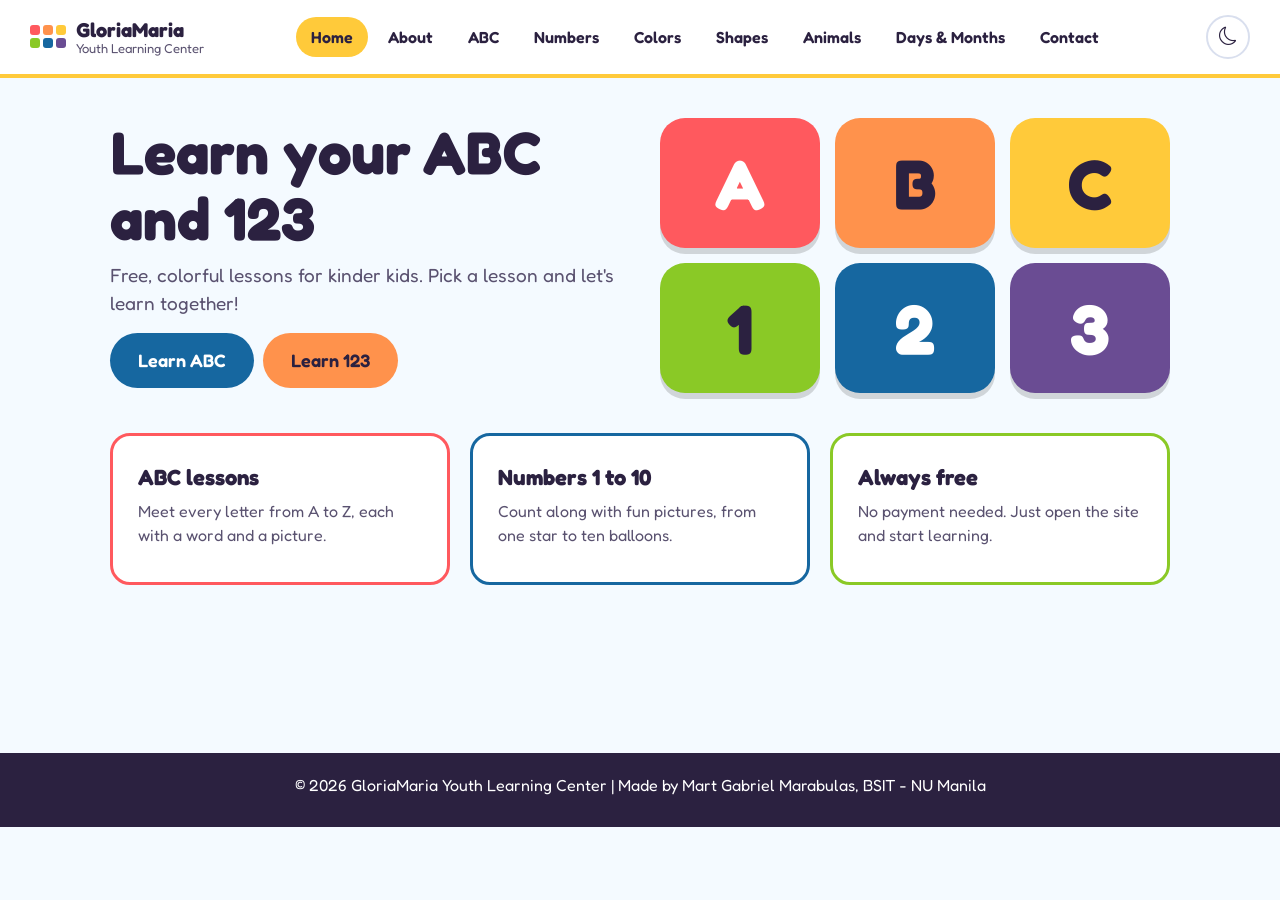
<file: gloriamaria-learning-center/index.html>
<!DOCTYPE html>
<html lang="en">
<head>
  <meta charset="UTF-8">

  <meta name="viewport" content="width=device-width, initial-scale=1.0">
  <title>Home - GloriaMaria Youth Learning Center</title>


  <link href="https://fonts.googleapis.com/css2?family=Fredoka:wght@400;600;700&display=swap" rel="stylesheet">

  <link rel="stylesheet" href="https://cdn.jsdelivr.net/npm/bootstrap-icons@1.11.3/font/bootstrap-icons.min.css">
 
  <link rel="stylesheet" href="css/style.css">
</head>
<body>

  <!-- ===== NAVIGATION BAR ===== -->
  <header>
    <a href="index.html" class="logo">
      <div class="logo-boxes">
        <span class="red"></span><span class="orange"></span><span class="yellow"></span>
        <span class="green"></span><span class="blue"></span><span class="purple"></span>
      </div>
      <div class="logo-name">
        GloriaMaria
        <small>Youth Learning Center</small>
      </div>
    </a>

    <nav id="navLinks">
      <a href="index.html" class="active">Home</a>
      <a href="about.html">About</a>
      <a href="abc.html">ABC</a>
      <a href="numbers.html">Numbers</a>
      <a href="colors.html">Colors</a>
      <a href="shapes.html">Shapes</a>
      <a href="animals.html">Animals</a>
      <a href="days.html">Days &amp; Months</a>
      <a href="contact.html">Contact</a>
    </nav>

    <div class="header-buttons">
      <button id="themeBtn" class="round-btn" title="Dark mode"><i class="bi bi-moon"></i></button>
      <button id="menuBtn" class="round-btn" title="Menu"><i class="bi bi-list"></i></button>
    </div>
  </header>

  <!-- ===== MAIN CONTENT ===== -->
  <main>

    <section class="hero">
      <div>

        <h1>Learn your ABC and 123</h1>
        <p class="subtitle">Free, colorful lessons for kinder kids. Pick a lesson and let's learn together!</p>
        <a href="abc.html" class="btn btn-blue">Learn ABC</a>
        <a href="numbers.html" class="btn btn-orange">Learn 123</a>
      </div>

      <!-- Rainbow tiles -->
      <div class="tiles">
        <div class="tile red">A</div>
        <div class="tile orange">B</div>
        <div class="tile yellow">C</div>
        <div class="tile green">1</div>
        <div class="tile blue">2</div>
        <div class="tile purple">3</div>
      </div>
    </section>

    <section class="card-row">
      <div class="card border-red">
        <h3>ABC lessons</h3>
        <p>Meet every letter from A to Z, each with a word and a picture.</p>
      </div>
      <div class="card border-blue">
        <h3>Numbers 1 to 10</h3>
        <p>Count along with fun pictures, from one star to ten balloons.</p>
      </div>
      <div class="card border-green">
        <h3>Always free</h3>
        <p>No payment needed. Just open the site and start learning.</p>
      </div>
    </section>
  </main>

  <!-- ===== FOOTER ===== -->
  <footer>
    <p>&copy; 2026 GloriaMaria Youth Learning Center | Made by Mart Gabriel Marabulas, BSIT - NU Manila</p>
  </footer>

  <!-- JavaScript -->
  <script src="js/script.js"></script>
</body>
</html>
</file>
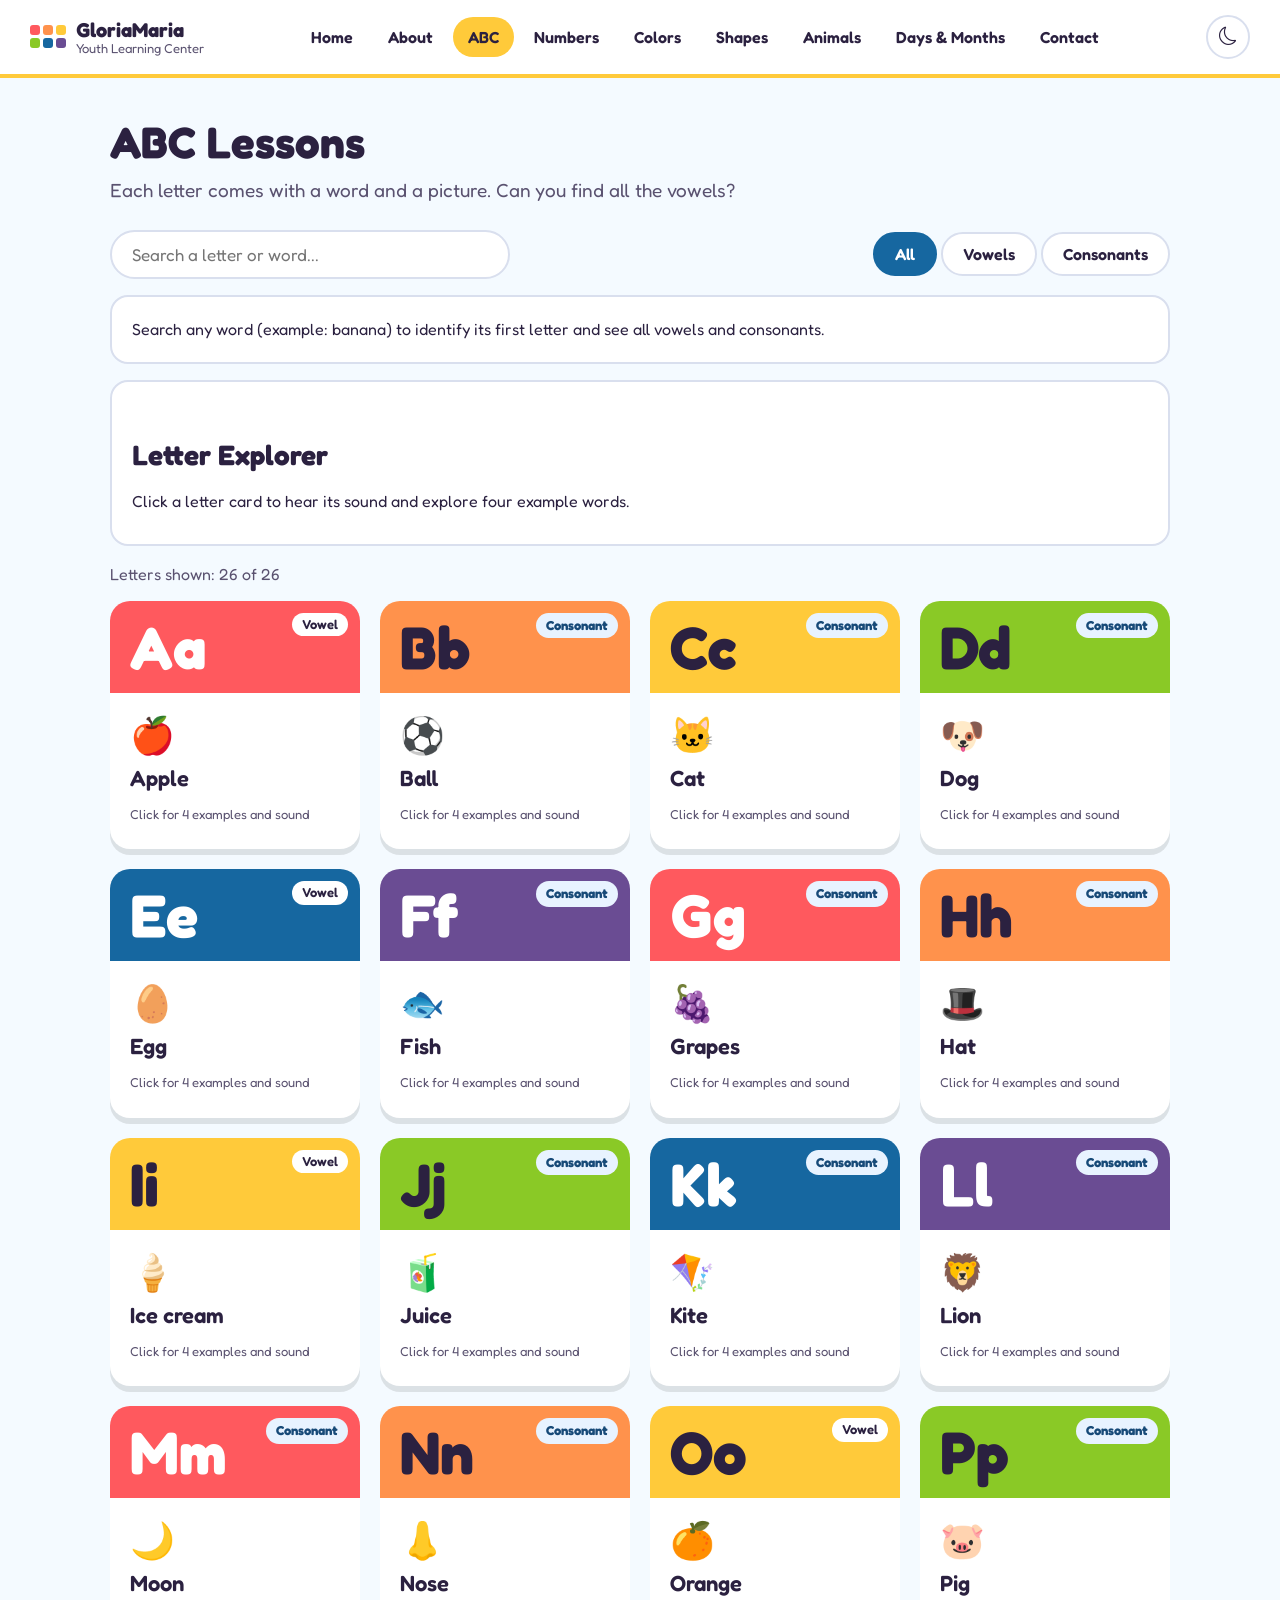
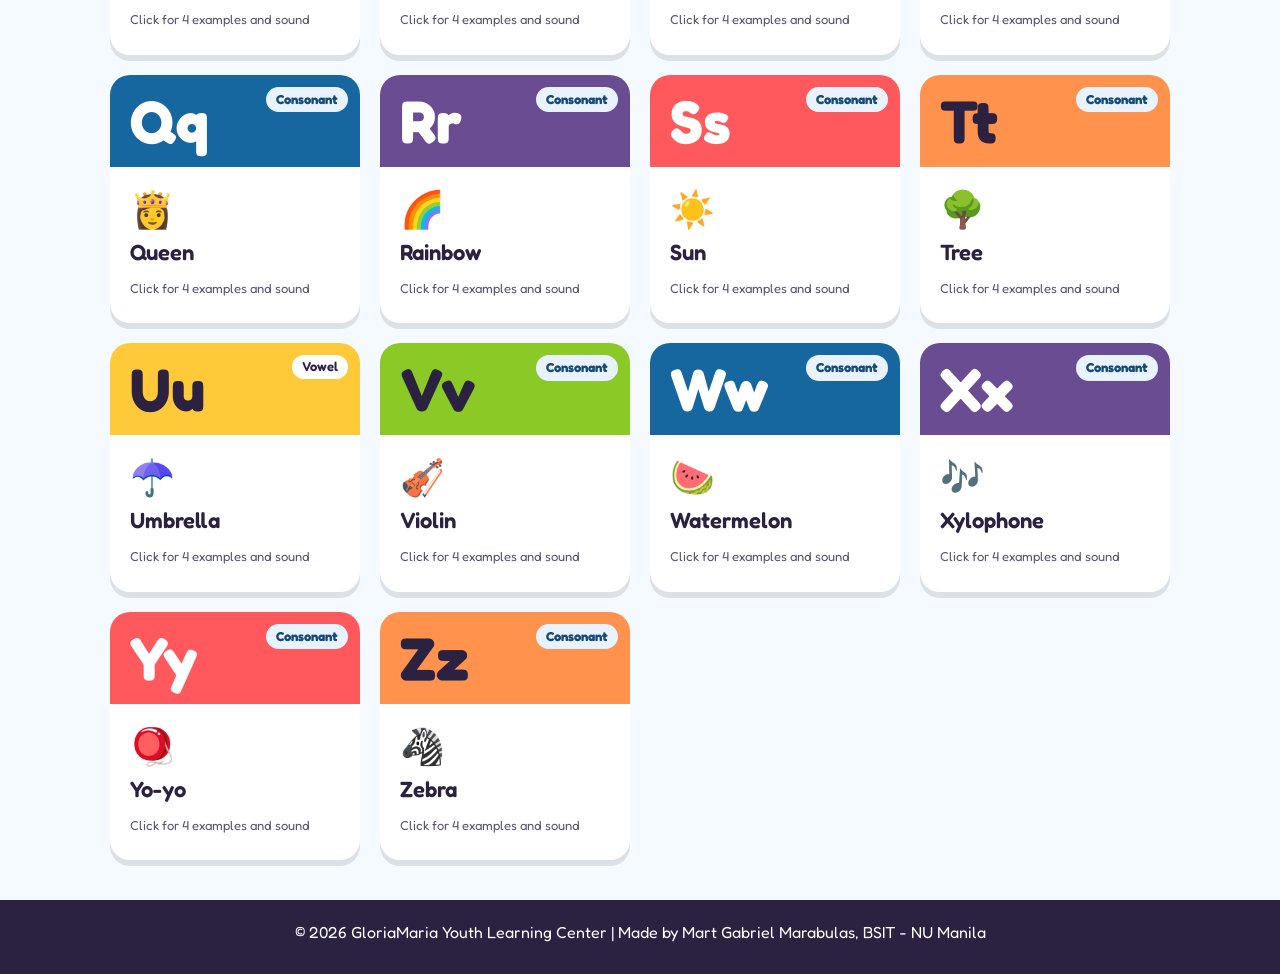
<file: gloriamaria-learning-center/abc.html>
<!DOCTYPE html>
<html lang="en">
<head>
  <meta charset="UTF-8">
 
  <meta name="viewport" content="width=device-width, initial-scale=1.0">
  <title>ABC - GloriaMaria Youth Learning Center</title>

  
  <link href="https://fonts.googleapis.com/css2?family=Fredoka:wght@400;600;700&display=swap" rel="stylesheet">

  <link rel="stylesheet" href="https://cdn.jsdelivr.net/npm/bootstrap-icons@1.11.3/font/bootstrap-icons.min.css">

  <link rel="stylesheet" href="css/style.css">
</head>
<body>

  <!-- ===== NAVIGATION BAR ===== -->
  <header>
    <a href="index.html" class="logo">
      <div class="logo-boxes">
        <span class="red"></span><span class="orange"></span><span class="yellow"></span>
        <span class="green"></span><span class="blue"></span><span class="purple"></span>
      </div>
      <div class="logo-name">
        GloriaMaria
        <small>Youth Learning Center</small>
      </div>
    </a>

    <nav id="navLinks">
      <a href="index.html">Home</a>
      <a href="about.html">About</a>
      <a href="abc.html" class="active">ABC</a>
      <a href="numbers.html">Numbers</a>
      <a href="colors.html">Colors</a>
      <a href="shapes.html">Shapes</a>
      <a href="animals.html">Animals</a>
      <a href="days.html">Days &amp; Months</a>
      <a href="contact.html">Contact</a>
    </nav>

    <div class="header-buttons">
      <button id="themeBtn" class="round-btn" title="Dark mode"><i class="bi bi-moon"></i></button>
      <button id="menuBtn" class="round-btn" title="Menu"><i class="bi bi-list"></i></button>
    </div>
  </header>

  <!-- ===== MAIN CONTENT ===== -->
  <main>

    <h1>ABC Lessons</h1>
    <p class="subtitle">Each letter comes with a word and a picture. Can you find all the vowels?</p>

    <!-- SEARCH at FILTER -->
    <div class="toolbar">
      <input type="text" id="searchInput" placeholder="Search a letter or word...">
      <div>
        <button class="filter-btn active" data-filter="all">All</button>
        <button class="filter-btn" data-filter="vowel">Vowels</button>
        <button class="filter-btn" data-filter="consonant">Consonants</button>
      </div>
    </div>

    <div id="searchResult" class="search-result" aria-live="polite">Search any word to identify its first letter and find its vowels and consonants.</div>
    <div id="exampleDetails" class="example-details" aria-live="polite"><h2>Letter Explorer</h2><p>Click a letter card to hear its sound and explore four example words.</p></div>
    <p id="countText"></p>

   
    <div class="lesson-grid" id="letterList">
      <p>Loading letters...</p>
    </div>
  </main>

  <!-- ===== FOOTER ===== -->
  <footer>
    <p>&copy; 2026 GloriaMaria Youth Learning Center | Made by Mart Gabriel Marabulas, BSIT - NU Manila</p>
  </footer>

  <!-- JavaScript -->
  <script src="js/script.js"></script>
  <script src="js/abc.js"></script>
</body>
</html>
</file>
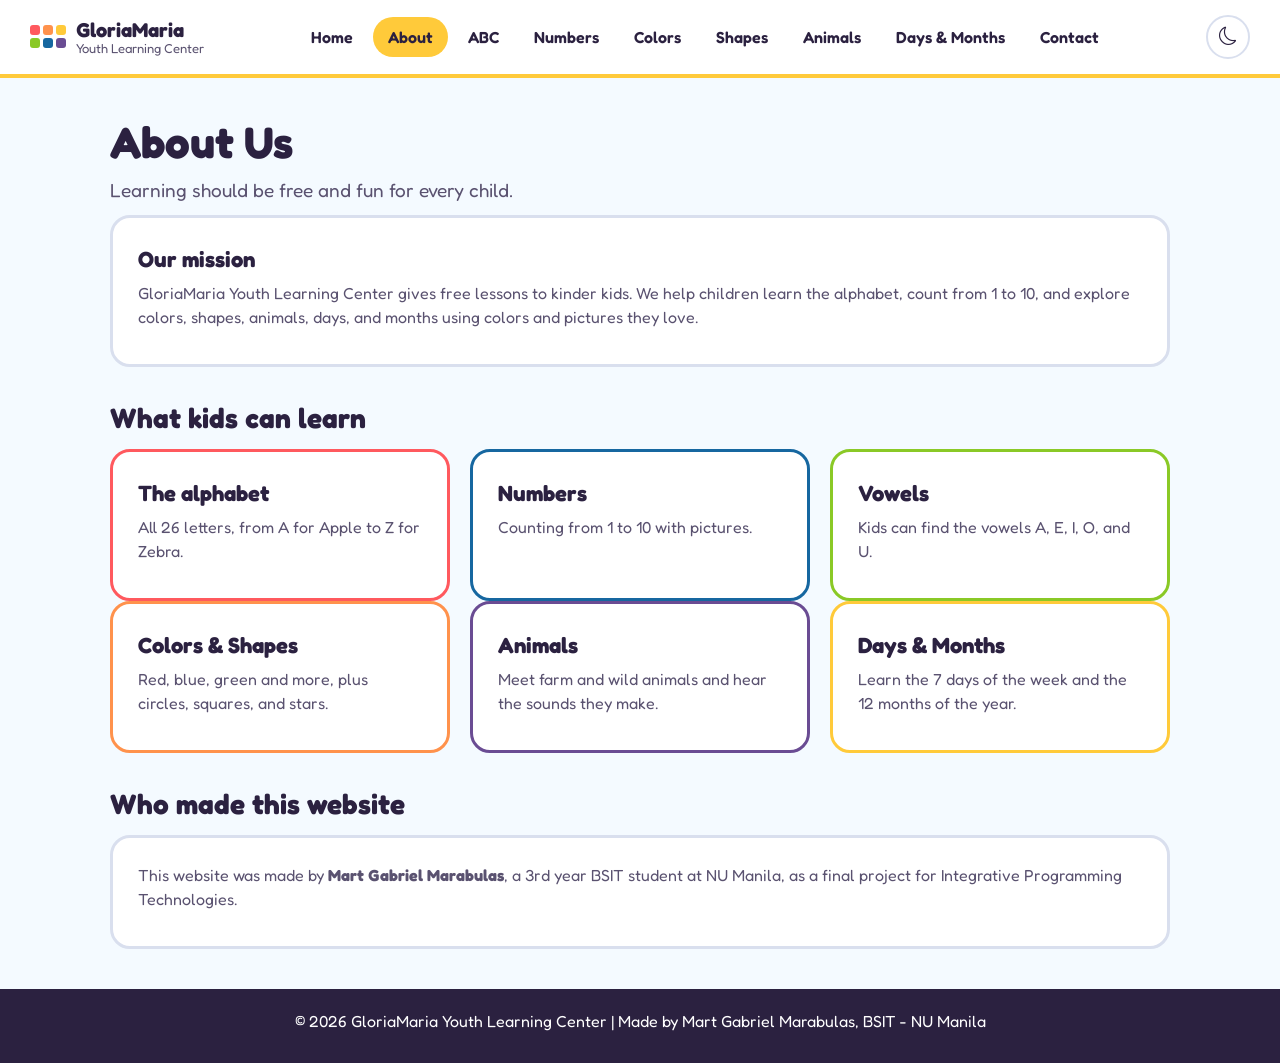
<file: gloriamaria-learning-center/about.html>
<!DOCTYPE html>
<html lang="en">
<head>
  <meta charset="UTF-8">

  <meta name="viewport" content="width=device-width, initial-scale=1.0">
  <title>About - GloriaMaria Youth Learning Center</title>


  <link href="https://fonts.googleapis.com/css2?family=Fredoka:wght@400;600;700&display=swap" rel="stylesheet">

  <link rel="stylesheet" href="https://cdn.jsdelivr.net/npm/bootstrap-icons@1.11.3/font/bootstrap-icons.min.css">

  <link rel="stylesheet" href="css/style.css">
</head>
<body>

  <!-- ===== NAVIGATION BAR ===== -->
  <header>
    <a href="index.html" class="logo">
      <div class="logo-boxes">
        <span class="red"></span><span class="orange"></span><span class="yellow"></span>
        <span class="green"></span><span class="blue"></span><span class="purple"></span>
      </div>
      <div class="logo-name">
        GloriaMaria
        <small>Youth Learning Center</small>
      </div>
    </a>

    <nav id="navLinks">
      <a href="index.html">Home</a>
      <a href="about.html" class="active">About</a>
      <a href="abc.html">ABC</a>
      <a href="numbers.html">Numbers</a>
      <a href="colors.html">Colors</a>
      <a href="shapes.html">Shapes</a>
      <a href="animals.html">Animals</a>
      <a href="days.html">Days &amp; Months</a>
      <a href="contact.html">Contact</a>
    </nav>

    <div class="header-buttons">
      <button id="themeBtn" class="round-btn" title="Dark mode"><i class="bi bi-moon"></i></button>
      <button id="menuBtn" class="round-btn" title="Menu"><i class="bi bi-list"></i></button>
    </div>
  </header>

  <!-- ===== MAIN CONTENT ===== -->
  <main>

    <h1>About Us</h1>
    <p class="subtitle">Learning should be free and fun for every child.</p>

    <div class="card">
      <h3>Our mission</h3>
      <p>
        GloriaMaria Youth Learning Center gives free lessons to kinder kids.
        We help children learn the alphabet, count from 1 to 10, and explore colors, shapes, animals, days, and months using
        colors and pictures they love.
      </p>
    </div>

    <h2>What kids can learn</h2>
    <div class="card-row">
      <div class="card border-red">
        <h3>The alphabet</h3>
        <p>All 26 letters, from A for Apple to Z for Zebra.</p>
      </div>
      <div class="card border-blue">
        <h3>Numbers</h3>
        <p>Counting from 1 to 10 with pictures.</p>
      </div>
      <div class="card border-green">
        <h3>Vowels</h3>
        <p>Kids can find the vowels A, E, I, O, and U.</p>
      </div>
    </div>

    <div class="card-row">
      <div class="card border-orange">
        <h3>Colors &amp; Shapes</h3>
        <p>Red, blue, green and more, plus circles, squares, and stars.</p>
      </div>
      <div class="card border-purple">
        <h3>Animals</h3>
        <p>Meet farm and wild animals and hear the sounds they make.</p>
      </div>
      <div class="card border-yellow">
        <h3>Days &amp; Months</h3>
        <p>Learn the 7 days of the week and the 12 months of the year.</p>
      </div>
    </div>

    <h2>Who made this website</h2>
    <div class="card">
     
      <p>
        This website was made by <b>Mart Gabriel Marabulas</b>, a 3rd year BSIT student
        at NU Manila, as a final project for Integrative Programming Technologies.
      </p>
    </div>
  </main>

  <!-- ===== FOOTER ===== -->
  <footer>
    <p>&copy; 2026 GloriaMaria Youth Learning Center | Made by Mart Gabriel Marabulas, BSIT - NU Manila</p>
  </footer>

  <!-- JavaScript -->
  <script src="js/script.js"></script>
</body>
</html>
</file>
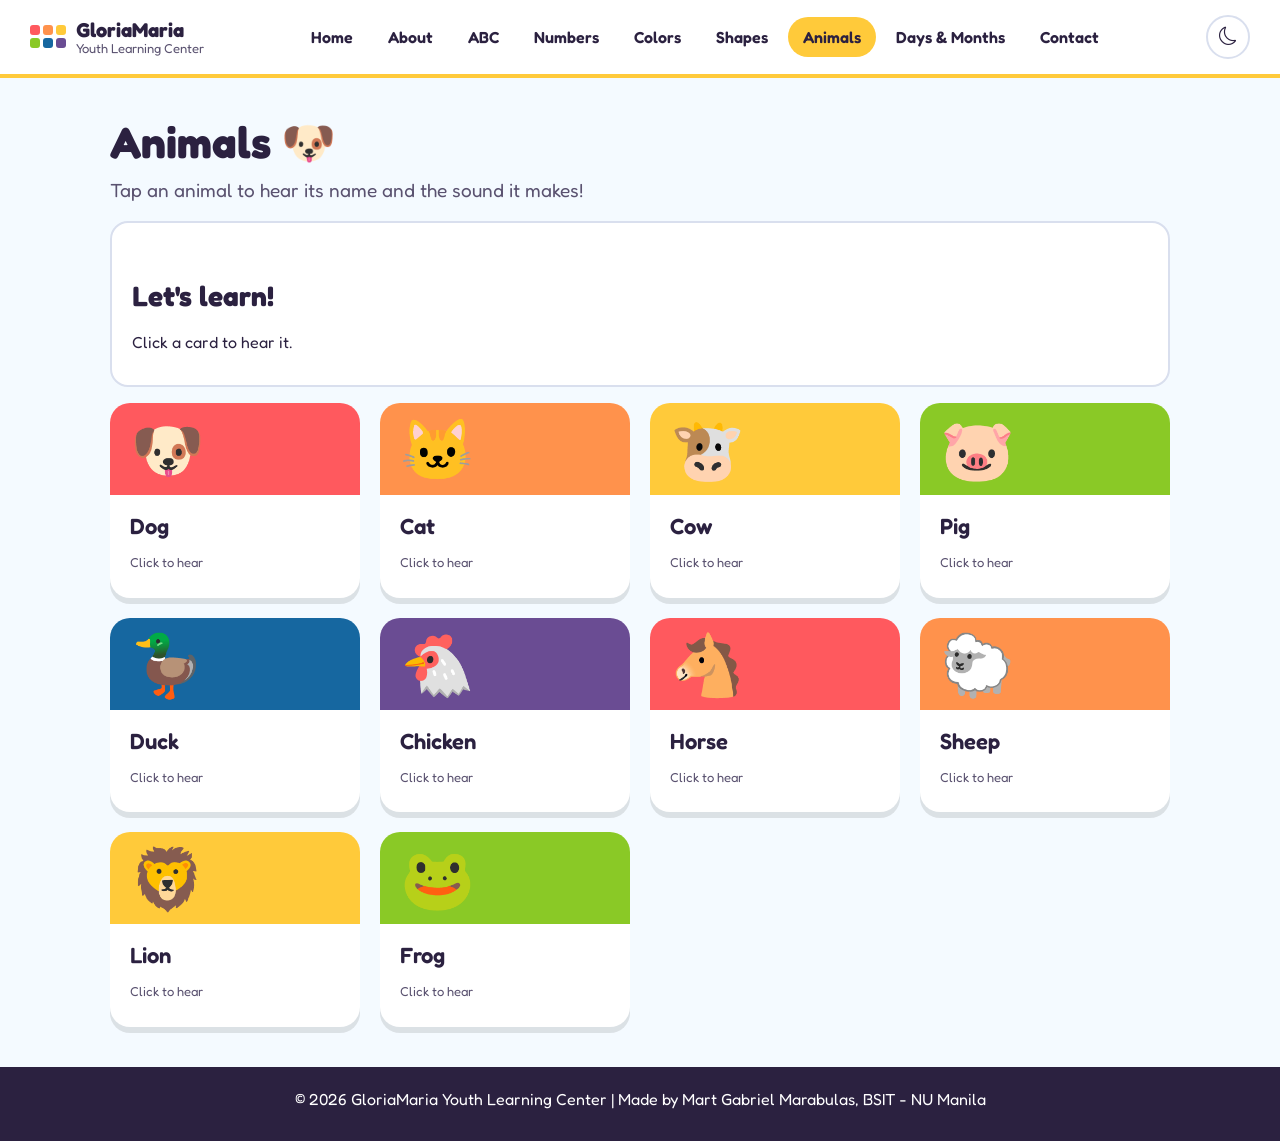
<file: gloriamaria-learning-center/animals.html>
<!DOCTYPE html>
<html lang="en">
<head>
  <meta charset="UTF-8">

  <meta name="viewport" content="width=device-width, initial-scale=1.0">
  <title>Animals - GloriaMaria Youth Learning Center</title>


  <link href="https://fonts.googleapis.com/css2?family=Fredoka:wght@400;600;700&display=swap" rel="stylesheet">
 
  <link rel="stylesheet" href="https://cdn.jsdelivr.net/npm/bootstrap-icons@1.11.3/font/bootstrap-icons.min.css">

  <link rel="stylesheet" href="css/style.css">
</head>
<body>

  <!-- ===== NAVIGATION BAR ===== -->
  <header>
    <a href="index.html" class="logo">
      <div class="logo-boxes">
        <span class="red"></span><span class="orange"></span><span class="yellow"></span>
        <span class="green"></span><span class="blue"></span><span class="purple"></span>
      </div>
      <div class="logo-name">
        GloriaMaria
        <small>Youth Learning Center</small>
      </div>
    </a>

    <nav id="navLinks">
      <a href="index.html">Home</a>
      <a href="about.html">About</a>
      <a href="abc.html">ABC</a>
      <a href="numbers.html">Numbers</a>
      <a href="colors.html">Colors</a>
      <a href="shapes.html">Shapes</a>
      <a href="animals.html" class="active">Animals</a>
      <a href="days.html">Days &amp; Months</a>
      <a href="contact.html">Contact</a>
    </nav>

    <div class="header-buttons">
      <button id="themeBtn" class="round-btn" title="Dark mode"><i class="bi bi-moon"></i></button>
      <button id="menuBtn" class="round-btn" title="Menu"><i class="bi bi-list"></i></button>
    </div>
  </header>

  <!-- ===== MAIN CONTENT ===== -->
  <main>

    <h1>Animals 🐶</h1>
    <p class="subtitle">Tap an animal to hear its name and the sound it makes!</p>

    <div id="lessonDetails" class="example-details" aria-live="polite"><h2>Let's learn!</h2><p>Click a card to hear it.</p></div>

    <div id="lessonList"><p>Loading...</p></div>
  </main>

  <!-- ===== FOOTER ===== -->
  <footer>
    <p>&copy; 2026 GloriaMaria Youth Learning Center | Made by Mart Gabriel Marabulas, BSIT - NU Manila</p>
  </footer>

  <!-- JavaScript -->
  <script src="js/script.js"></script>
  <script>window.LESSON = {"groups": [{"title": "", "items": [{"name": "Dog", "emoji": "🐶", "say": "The dog says woof woof!"}, {"name": "Cat", "emoji": "🐱", "say": "The cat says meow!"}, {"name": "Cow", "emoji": "🐮", "say": "The cow says moo!"}, {"name": "Pig", "emoji": "🐷", "say": "The pig says oink oink!"}, {"name": "Duck", "emoji": "🦆", "say": "The duck says quack quack!"}, {"name": "Chicken", "emoji": "🐔", "say": "The chicken says cluck cluck!"}, {"name": "Horse", "emoji": "🐴", "say": "The horse says neigh!"}, {"name": "Sheep", "emoji": "🐑", "say": "The sheep says baa baa!"}, {"name": "Lion", "emoji": "🦁", "say": "The lion says roar!"}, {"name": "Frog", "emoji": "🐸", "say": "The frog says ribbit!"}]}]};</script>
  <script src="js/learn.js"></script>
</body>
</html>
</file>
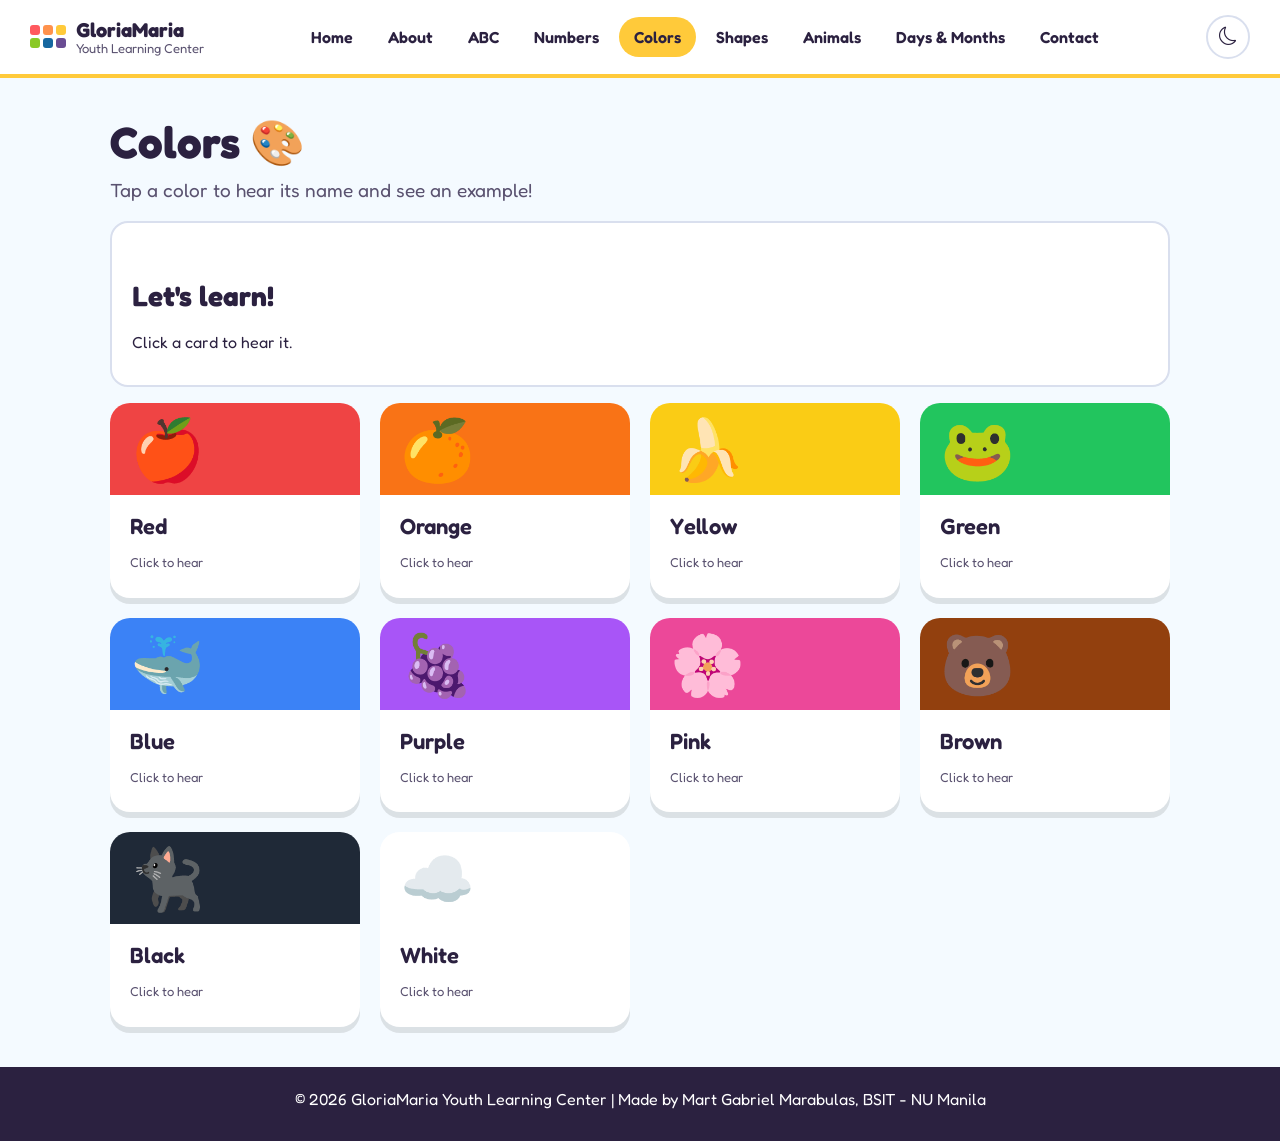
<file: gloriamaria-learning-center/colors.html>
<!DOCTYPE html>
<html lang="en">
<head>
  <meta charset="UTF-8">

  <meta name="viewport" content="width=device-width, initial-scale=1.0">
  <title>Colors - GloriaMaria Youth Learning Center</title>


  <link href="https://fonts.googleapis.com/css2?family=Fredoka:wght@400;600;700&display=swap" rel="stylesheet">

  <link rel="stylesheet" href="https://cdn.jsdelivr.net/npm/bootstrap-icons@1.11.3/font/bootstrap-icons.min.css">
 
  <link rel="stylesheet" href="css/style.css">
</head>
<body>

  <!-- ===== NAVIGATION BAR ===== -->
  <header>
    <a href="index.html" class="logo">
      <div class="logo-boxes">
        <span class="red"></span><span class="orange"></span><span class="yellow"></span>
        <span class="green"></span><span class="blue"></span><span class="purple"></span>
      </div>
      <div class="logo-name">
        GloriaMaria
        <small>Youth Learning Center</small>
      </div>
    </a>

    <nav id="navLinks">
      <a href="index.html">Home</a>
      <a href="about.html">About</a>
      <a href="abc.html">ABC</a>
      <a href="numbers.html">Numbers</a>
      <a href="colors.html" class="active">Colors</a>
      <a href="shapes.html">Shapes</a>
      <a href="animals.html">Animals</a>
      <a href="days.html">Days &amp; Months</a>
      <a href="contact.html">Contact</a>
    </nav>

    <div class="header-buttons">
      <button id="themeBtn" class="round-btn" title="Dark mode"><i class="bi bi-moon"></i></button>
      <button id="menuBtn" class="round-btn" title="Menu"><i class="bi bi-list"></i></button>
    </div>
  </header>

  <!-- ===== MAIN CONTENT ===== -->
  <main>

    <h1>Colors 🎨</h1>
    <p class="subtitle">Tap a color to hear its name and see an example!</p>

    <div id="lessonDetails" class="example-details" aria-live="polite"><h2>Let's learn!</h2><p>Click a card to hear it.</p></div>

    <div id="lessonList"><p>Loading...</p></div>
  </main>

  <!-- ===== FOOTER ===== -->
  <footer>
    <p>&copy; 2026 GloriaMaria Youth Learning Center | Made by Mart Gabriel Marabulas, BSIT - NU Manila</p>
  </footer>

  <!-- JavaScript -->
  <script src="js/script.js"></script>
  <script>window.LESSON = {"groups": [{"title": "", "items": [{"name": "Red", "emoji": "🍎", "say": "The apple is red.", "hex": "#ef4444"}, {"name": "Orange", "emoji": "🍊", "say": "The orange is orange.", "hex": "#f97316"}, {"name": "Yellow", "emoji": "🍌", "say": "The banana is yellow.", "hex": "#facc15"}, {"name": "Green", "emoji": "🐸", "say": "The frog is green.", "hex": "#22c55e"}, {"name": "Blue", "emoji": "🐳", "say": "The whale is blue.", "hex": "#3b82f6"}, {"name": "Purple", "emoji": "🍇", "say": "The grapes are purple.", "hex": "#a855f7"}, {"name": "Pink", "emoji": "🌸", "say": "The flower is pink.", "hex": "#ec4899"}, {"name": "Brown", "emoji": "🐻", "say": "The bear is brown.", "hex": "#92400e"}, {"name": "Black", "emoji": "🐈‍⬛", "say": "The cat is black.", "hex": "#1f2937"}, {"name": "White", "emoji": "☁️", "say": "The cloud is white.", "hex": "#ffffff"}]}]};</script>
  <script src="js/learn.js"></script>
</body>
</html>
</file>
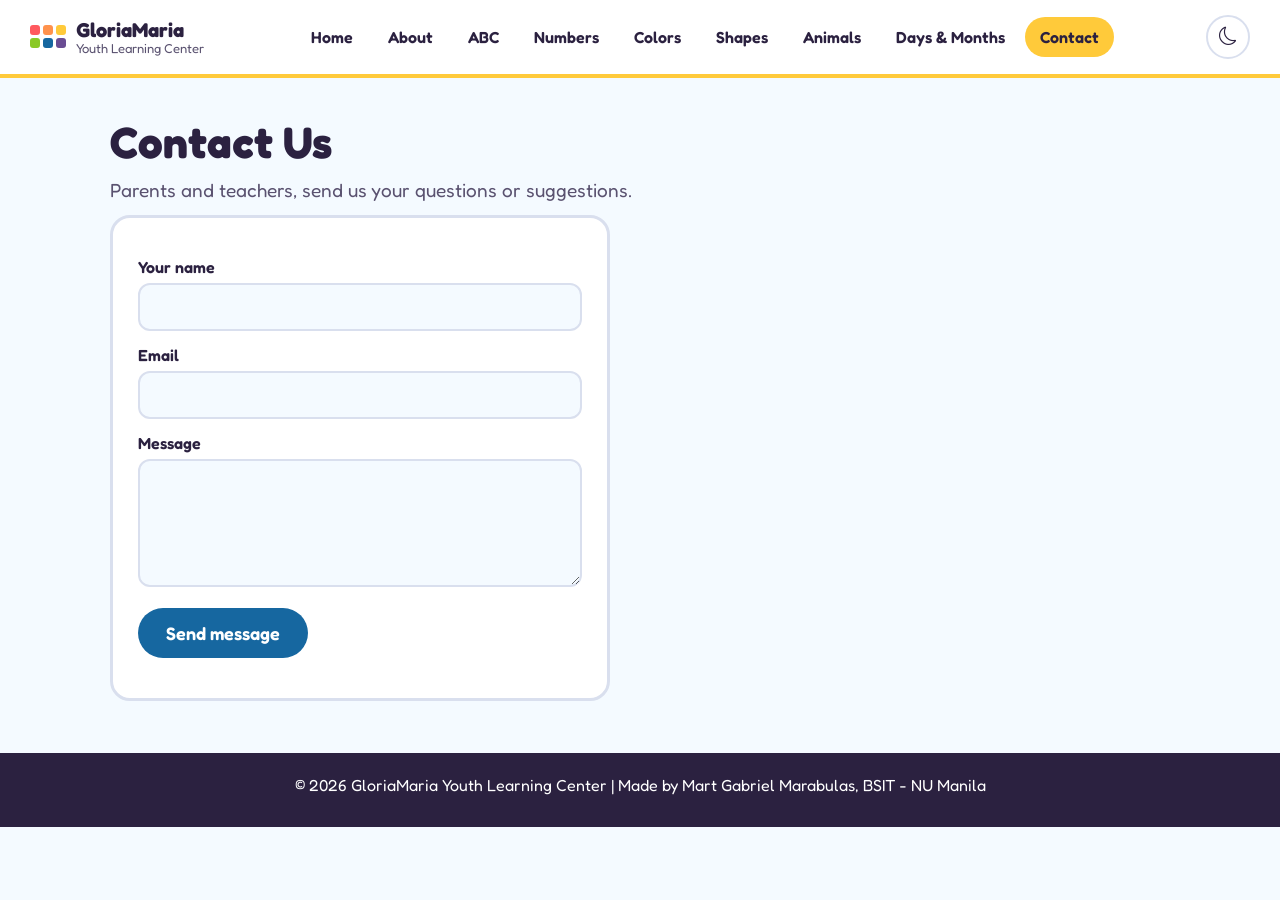
<file: gloriamaria-learning-center/contact.html>
<!DOCTYPE html>
<html lang="en">
<head>
  <meta charset="UTF-8">

  <meta name="viewport" content="width=device-width, initial-scale=1.0">
  <title>Contact - GloriaMaria Youth Learning Center</title>


  <link href="https://fonts.googleapis.com/css2?family=Fredoka:wght@400;600;700&display=swap" rel="stylesheet">

  <link rel="stylesheet" href="https://cdn.jsdelivr.net/npm/bootstrap-icons@1.11.3/font/bootstrap-icons.min.css">

  <link rel="stylesheet" href="css/style.css">
</head>
<body>

  <!-- ===== NAVIGATION BAR ===== -->
  <header>
    <a href="index.html" class="logo">
      <div class="logo-boxes">
        <span class="red"></span><span class="orange"></span><span class="yellow"></span>
        <span class="green"></span><span class="blue"></span><span class="purple"></span>
      </div>
      <div class="logo-name">
        GloriaMaria
        <small>Youth Learning Center</small>
      </div>
    </a>

    <nav id="navLinks">
      <a href="index.html">Home</a>
      <a href="about.html">About</a>
      <a href="abc.html">ABC</a>
      <a href="numbers.html">Numbers</a>
      <a href="colors.html">Colors</a>
      <a href="shapes.html">Shapes</a>
      <a href="animals.html">Animals</a>
      <a href="days.html">Days &amp; Months</a>
      <a href="contact.html" class="active">Contact</a>
    </nav>

    <div class="header-buttons">
      <button id="themeBtn" class="round-btn" title="Dark mode"><i class="bi bi-moon"></i></button>
      <button id="menuBtn" class="round-btn" title="Menu"><i class="bi bi-list"></i></button>
    </div>
  </header>

  <!-- ===== MAIN CONTENT ===== -->
  <main>

    <h1>Contact Us</h1>
    <p class="subtitle">Parents and teachers, send us your questions or suggestions.</p>

    <div class="form-box">
      <form id="contactForm">
        <label for="name">Your name</label>
        <input type="text" id="name">
        <p class="error" id="nameError"></p>

        <label for="email">Email</label>
        <input type="text" id="email">
        <p class="error" id="emailError"></p>

        <label for="message">Message</label>
        <textarea id="message" rows="5"></textarea>
        <p class="error" id="messageError"></p>

        <button type="submit" class="btn btn-blue">Send message</button>
        <p class="success" id="successMsg"></p>
      </form>
    </div>
  </main>

  <!-- ===== FOOTER ===== -->
  <footer>
    <p>&copy; 2026 GloriaMaria Youth Learning Center | Made by Mart Gabriel Marabulas, BSIT - NU Manila</p>
  </footer>

  <!-- JavaScript -->
  <script src="js/script.js"></script>
  <script src="js/contact.js"></script>
</body>
</html>
</file>
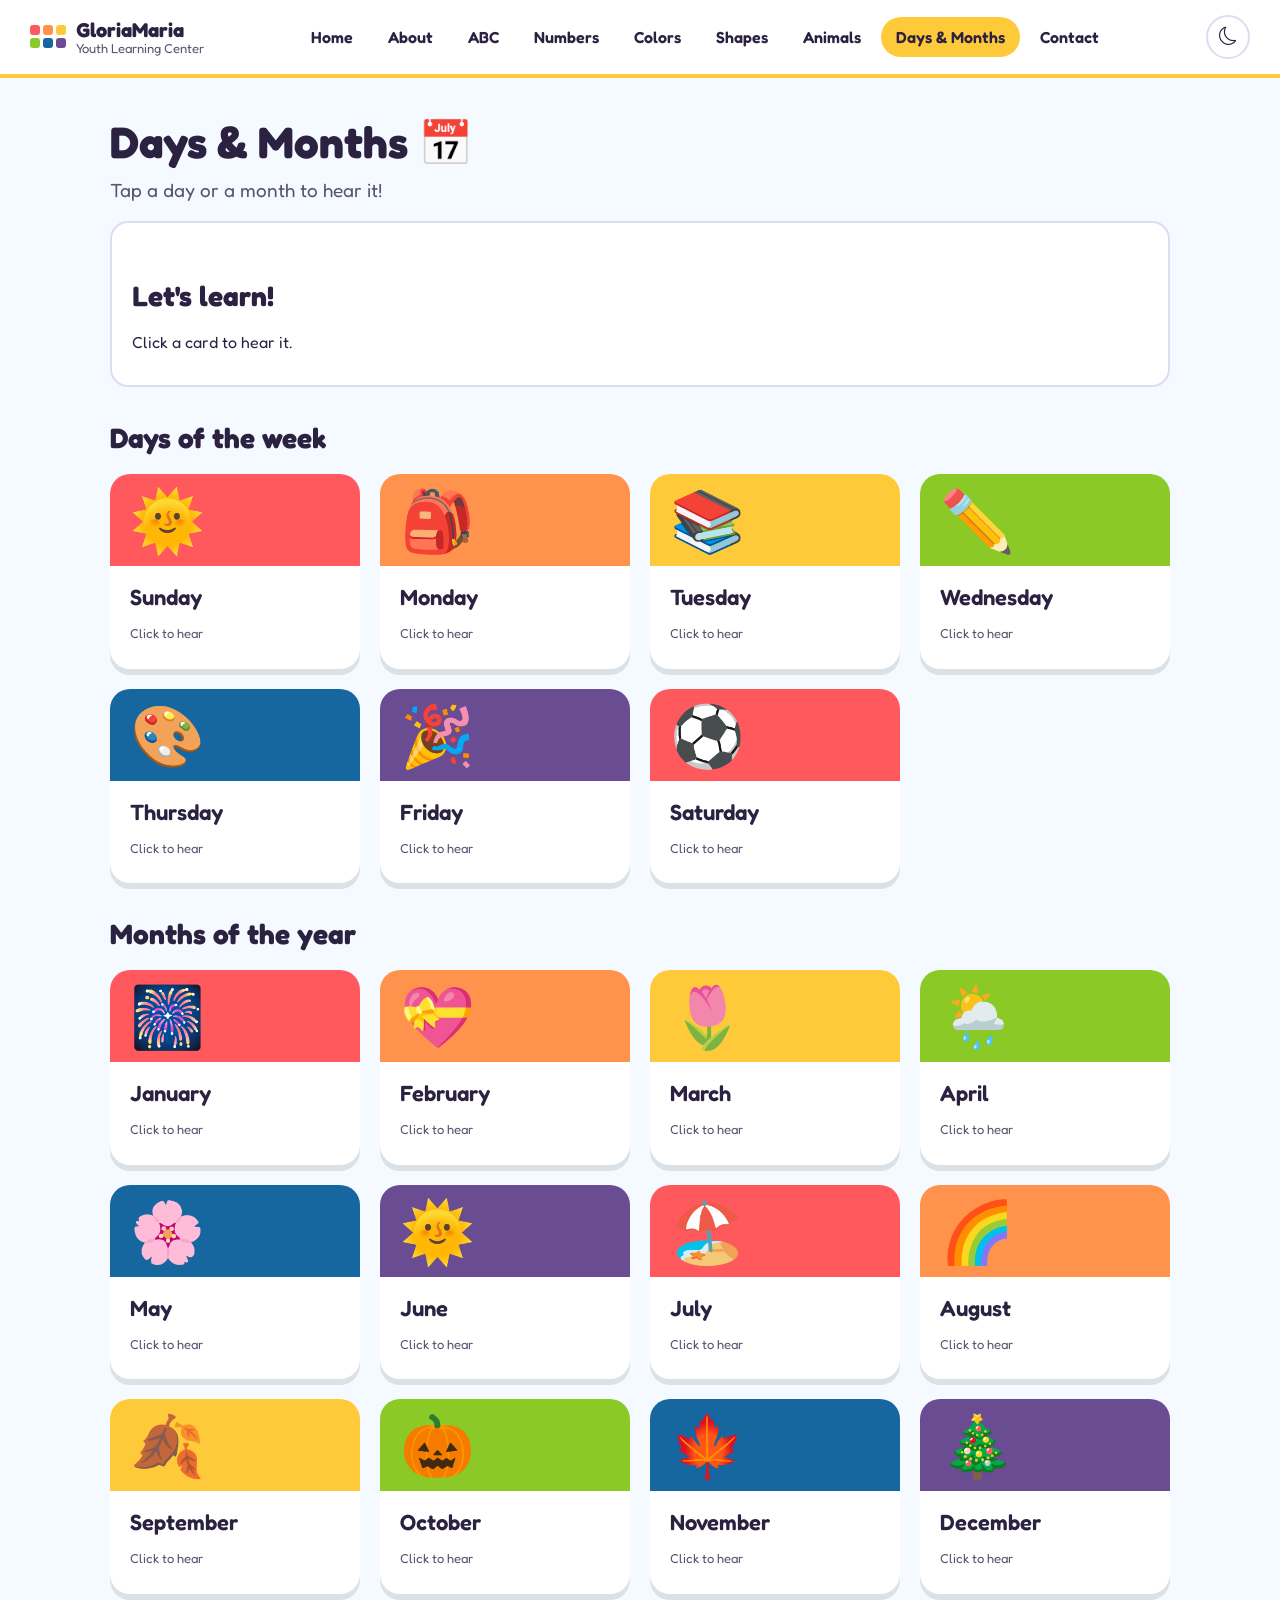
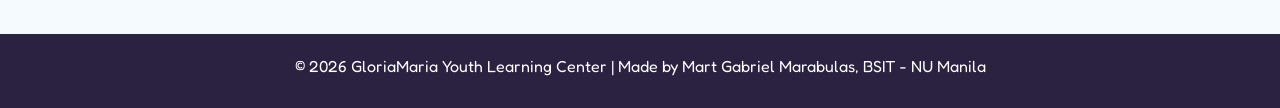
<file: gloriamaria-learning-center/days.html>
<!DOCTYPE html>
<html lang="en">
<head>
  <meta charset="UTF-8">

  <meta name="viewport" content="width=device-width, initial-scale=1.0">
  <title>Days and Months - GloriaMaria Youth Learning Center</title>

  <link href="https://fonts.googleapis.com/css2?family=Fredoka:wght@400;600;700&display=swap" rel="stylesheet">

  <link rel="stylesheet" href="https://cdn.jsdelivr.net/npm/bootstrap-icons@1.11.3/font/bootstrap-icons.min.css">

  <link rel="stylesheet" href="css/style.css">
</head>
<body>

  <!-- ===== NAVIGATION BAR ===== -->
  <header>
    <a href="index.html" class="logo">
      <div class="logo-boxes">
        <span class="red"></span><span class="orange"></span><span class="yellow"></span>
        <span class="green"></span><span class="blue"></span><span class="purple"></span>
      </div>
      <div class="logo-name">
        GloriaMaria
        <small>Youth Learning Center</small>
      </div>
    </a>

    <nav id="navLinks">
      <a href="index.html">Home</a>
      <a href="about.html">About</a>
      <a href="abc.html">ABC</a>
      <a href="numbers.html">Numbers</a>
      <a href="colors.html">Colors</a>
      <a href="shapes.html">Shapes</a>
      <a href="animals.html">Animals</a>
      <a href="days.html" class="active">Days &amp; Months</a>
      <a href="contact.html">Contact</a>
    </nav>

    <div class="header-buttons">
      <button id="themeBtn" class="round-btn" title="Dark mode"><i class="bi bi-moon"></i></button>
      <button id="menuBtn" class="round-btn" title="Menu"><i class="bi bi-list"></i></button>
    </div>
  </header>

  <!-- ===== MAIN CONTENT ===== -->
  <main>

    <h1>Days &amp; Months 📅</h1>
    <p class="subtitle">Tap a day or a month to hear it!</p>

    <div id="lessonDetails" class="example-details" aria-live="polite"><h2>Let's learn!</h2><p>Click a card to hear it.</p></div>

    <div id="lessonList"><p>Loading...</p></div>
  </main>

  <!-- ===== FOOTER ===== -->
  <footer>
    <p>&copy; 2026 GloriaMaria Youth Learning Center | Made by Mart Gabriel Marabulas, BSIT - NU Manila</p>
  </footer>

  <!-- JavaScript -->
  <script src="js/script.js"></script>
  <script>window.LESSON = {"groups": [{"title": "Days of the week", "items": [{"name": "Sunday", "emoji": "🌞", "say": "Sunday is day number 1 of the week."}, {"name": "Monday", "emoji": "🎒", "say": "Monday is day number 2 of the week."}, {"name": "Tuesday", "emoji": "📚", "say": "Tuesday is day number 3 of the week."}, {"name": "Wednesday", "emoji": "✏️", "say": "Wednesday is day number 4 of the week."}, {"name": "Thursday", "emoji": "🎨", "say": "Thursday is day number 5 of the week."}, {"name": "Friday", "emoji": "🎉", "say": "Friday is day number 6 of the week."}, {"name": "Saturday", "emoji": "⚽", "say": "Saturday is day number 7 of the week."}]}, {"title": "Months of the year", "items": [{"name": "January", "emoji": "🎆", "say": "January is month number 1 of the year."}, {"name": "February", "emoji": "💝", "say": "February is month number 2 of the year."}, {"name": "March", "emoji": "🌷", "say": "March is month number 3 of the year."}, {"name": "April", "emoji": "🌦️", "say": "April is month number 4 of the year."}, {"name": "May", "emoji": "🌸", "say": "May is month number 5 of the year."}, {"name": "June", "emoji": "🌞", "say": "June is month number 6 of the year."}, {"name": "July", "emoji": "🏖️", "say": "July is month number 7 of the year."}, {"name": "August", "emoji": "🌈", "say": "August is month number 8 of the year."}, {"name": "September", "emoji": "🍂", "say": "September is month number 9 of the year."}, {"name": "October", "emoji": "🎃", "say": "October is month number 10 of the year."}, {"name": "November", "emoji": "🍁", "say": "November is month number 11 of the year."}, {"name": "December", "emoji": "🎄", "say": "December is month number 12 of the year."}]}]};</script>
  <script src="js/learn.js"></script>
</body>
</html>
</file>
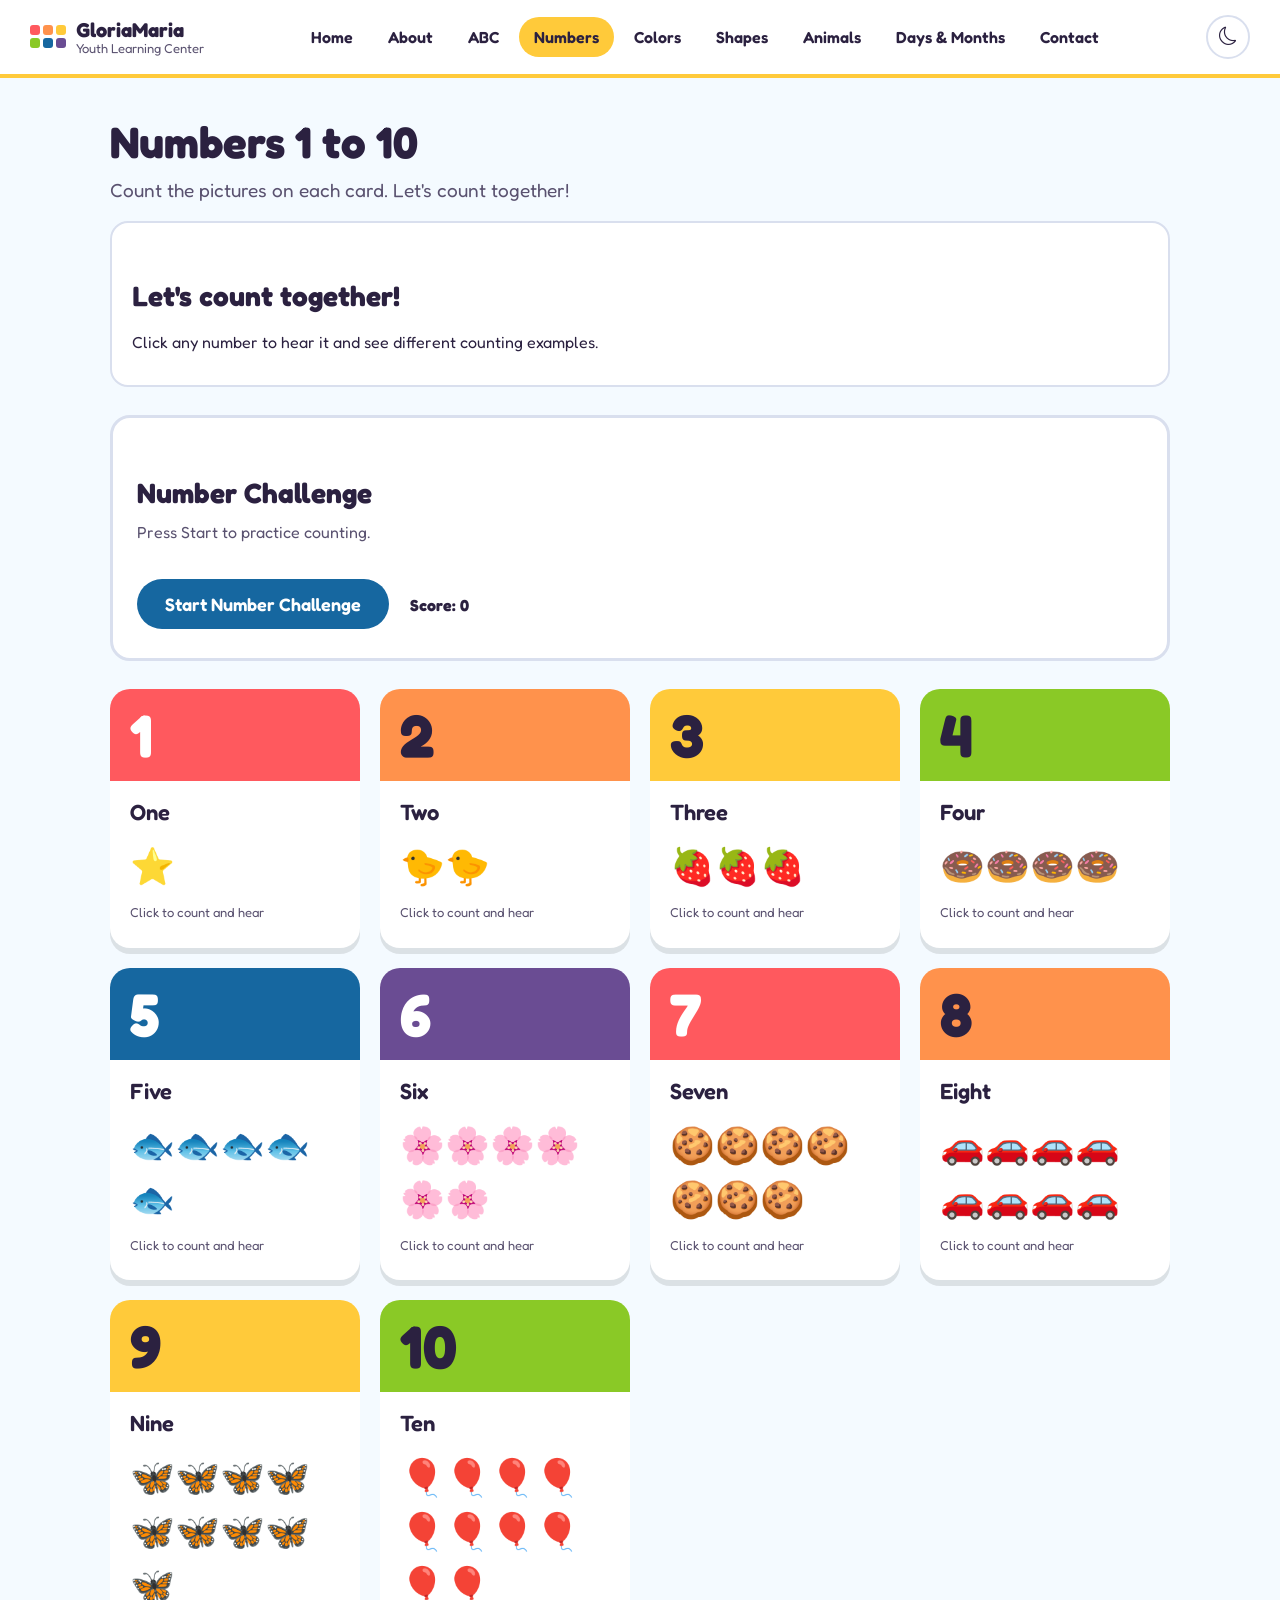
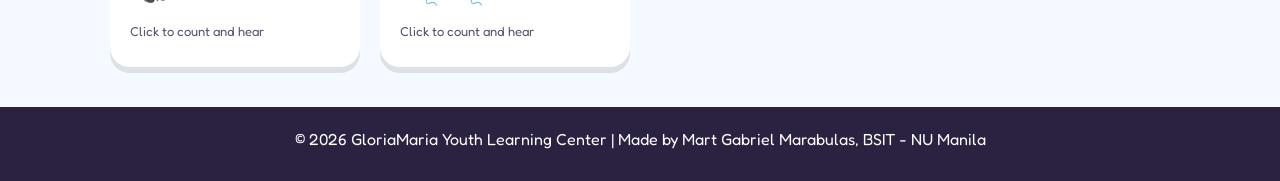
<file: gloriamaria-learning-center/numbers.html>
<!DOCTYPE html>
<html lang="en">
<head>
  <meta charset="UTF-8">

  <meta name="viewport" content="width=device-width, initial-scale=1.0">
  <title>Numbers - GloriaMaria Youth Learning Center</title>


  <link href="https://fonts.googleapis.com/css2?family=Fredoka:wght@400;600;700&display=swap" rel="stylesheet">
 
  <link rel="stylesheet" href="https://cdn.jsdelivr.net/npm/bootstrap-icons@1.11.3/font/bootstrap-icons.min.css">

  <link rel="stylesheet" href="css/style.css">
</head>
<body>

  <!-- ===== NAVIGATION BAR ===== -->
  <header>
    <a href="index.html" class="logo">
      <div class="logo-boxes">
        <span class="red"></span><span class="orange"></span><span class="yellow"></span>
        <span class="green"></span><span class="blue"></span><span class="purple"></span>
      </div>
      <div class="logo-name">
        GloriaMaria
        <small>Youth Learning Center</small>
      </div>
    </a>

    <nav id="navLinks">
      <a href="index.html">Home</a>
      <a href="about.html">About</a>
      <a href="abc.html">ABC</a>
      <a href="numbers.html" class="active">Numbers</a>
      <a href="colors.html">Colors</a>
      <a href="shapes.html">Shapes</a>
      <a href="animals.html">Animals</a>
      <a href="days.html">Days &amp; Months</a>
      <a href="contact.html">Contact</a>
    </nav>

    <div class="header-buttons">
      <button id="themeBtn" class="round-btn" title="Dark mode"><i class="bi bi-moon"></i></button>
      <button id="menuBtn" class="round-btn" title="Menu"><i class="bi bi-list"></i></button>
    </div>
  </header>

  <!-- ===== MAIN CONTENT ===== -->
  <main>

    <h1>Numbers 1 to 10</h1>
    <p class="subtitle">Count the pictures on each card. Let's count together!</p>

    <div id="numberDetails" class="example-details" aria-live="polite"><h2>Let's count together!</h2><p>Click any number to hear it and see different counting examples.</p></div>

    <section class="mini-game card" aria-labelledby="numberQuizTitle">
      <h2 id="numberQuizTitle">Number Challenge</h2>
      <p id="numberQuestion">Press Start to practice counting.</p>
      <div id="numberChoices" class="quiz-choices"></div>
      <p id="numberFeedback" aria-live="polite"></p>
      <button type="button" class="btn btn-blue" id="startNumberQuiz">Start Number Challenge</button>
      <span id="numberScore" class="score-label">Score: 0</span>
    </section>

  
    <div class="lesson-grid" id="numberList">
      <p>Loading numbers...</p>
    </div>
  </main>

  <!-- ===== FOOTER ===== -->
  <footer>
    <p>&copy; 2026 GloriaMaria Youth Learning Center | Made by Mart Gabriel Marabulas, BSIT - NU Manila</p>
  </footer>

  <!-- JavaScript -->
  <script src="js/script.js"></script>
  <script src="js/numbers.js"></script>
</body>
</html>
</file>
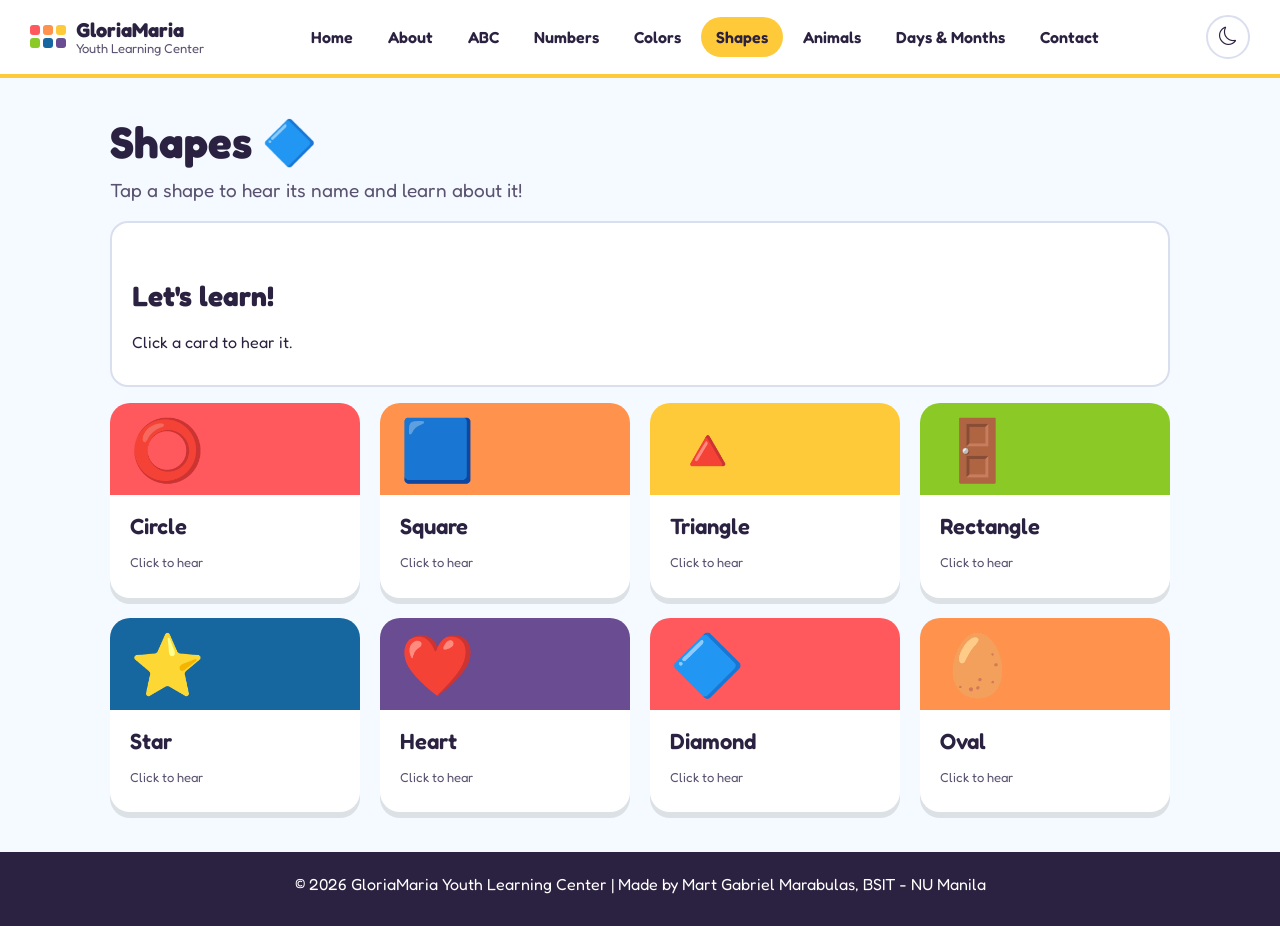
<file: gloriamaria-learning-center/shapes.html>
<!DOCTYPE html>
<html lang="en">
<head>
  <meta charset="UTF-8">
  <meta name="viewport" content="width=device-width, initial-scale=1.0">
  <title>Shapes - GloriaMaria Youth Learning Center</title>


  <link href="https://fonts.googleapis.com/css2?family=Fredoka:wght@400;600;700&display=swap" rel="stylesheet">

  <link rel="stylesheet" href="https://cdn.jsdelivr.net/npm/bootstrap-icons@1.11.3/font/bootstrap-icons.min.css">

  <link rel="stylesheet" href="css/style.css">
</head>
<body>

  <!-- ===== NAVIGATION BAR ===== -->
  <header>
    <a href="index.html" class="logo">
      <div class="logo-boxes">
        <span class="red"></span><span class="orange"></span><span class="yellow"></span>
        <span class="green"></span><span class="blue"></span><span class="purple"></span>
      </div>
      <div class="logo-name">
        GloriaMaria
        <small>Youth Learning Center</small>
      </div>
    </a>

    <nav id="navLinks">
      <a href="index.html">Home</a>
      <a href="about.html">About</a>
      <a href="abc.html">ABC</a>
      <a href="numbers.html">Numbers</a>
      <a href="colors.html">Colors</a>
      <a href="shapes.html" class="active">Shapes</a>
      <a href="animals.html">Animals</a>
      <a href="days.html">Days &amp; Months</a>
      <a href="contact.html">Contact</a>
    </nav>

    <div class="header-buttons">
      <button id="themeBtn" class="round-btn" title="Dark mode"><i class="bi bi-moon"></i></button>
      <button id="menuBtn" class="round-btn" title="Menu"><i class="bi bi-list"></i></button>
    </div>
  </header>

  <!-- ===== MAIN CONTENT ===== -->
  <main>

    <h1>Shapes 🔷</h1>
    <p class="subtitle">Tap a shape to hear its name and learn about it!</p>

    <div id="lessonDetails" class="example-details" aria-live="polite"><h2>Let's learn!</h2><p>Click a card to hear it.</p></div>

    <div id="lessonList"><p>Loading...</p></div>
  </main>

  <!-- ===== FOOTER ===== -->
  <footer>
    <p>&copy; 2026 GloriaMaria Youth Learning Center | Made by Mart Gabriel Marabulas, BSIT - NU Manila</p>
  </footer>

  <!-- JavaScript -->
  <script src="js/script.js"></script>
  <script>window.LESSON = {"groups": [{"title": "", "items": [{"name": "Circle", "emoji": "⭕", "say": "A circle is round. It has no corners."}, {"name": "Square", "emoji": "🟦", "say": "A square has 4 equal sides."}, {"name": "Triangle", "emoji": "🔺", "say": "A triangle has 3 sides."}, {"name": "Rectangle", "emoji": "🚪", "say": "A rectangle has 4 sides. Two are long and two are short."}, {"name": "Star", "emoji": "⭐", "say": "A star has 5 points."}, {"name": "Heart", "emoji": "❤️", "say": "A heart is the shape of love."}, {"name": "Diamond", "emoji": "🔷", "say": "A diamond has 4 sides and looks like a kite."}, {"name": "Oval", "emoji": "🥚", "say": "An oval looks like an egg."}]}]};</script>
  <script src="js/learn.js"></script>
</body>
</html>
</file>
<file: gloriamaria-learning-center/css/style.css>
:root {
  --red: #ff595e;
  --orange: #ff924c;
  --yellow: #ffca3a;
  --green: #8ac926;
  --blue: #1667a0;
  --purple: #6a4c93;

  --bg: #f4faff;      
  --card: #ffffff;    
  --text: #2b2140;   
  --gray: #5a5270;    
  --line: #d9dfee;    
}

body.dark {
  --bg: #1b1633;
  --card: #2a2350;
  --text: #ffffff;
  --gray: #c9c3e0;
  --line: #463d75;
}

* {
  margin: 0;
  padding: 0;
  box-sizing: border-box;
}

body {
  font-family: "Fredoka", "Trebuchet MS", sans-serif;
  background-color: var(--bg);
  color: var(--text);
  line-height: 1.5;
}
   
header {
  background-color: var(--card);
  border-bottom: 4px solid var(--yellow);
  padding: 15px 30px;
  display: flex;
  justify-content: space-between;
  align-items: center;
  flex-wrap: wrap;
  gap: 10px;
}

.logo {
  display: flex;
  align-items: center;
  gap: 10px;
  text-decoration: none;
  color: var(--text);
}

.logo-boxes {
  display: grid;
  grid-template-columns: repeat(3, 10px);
  gap: 3px;
}

.logo-boxes span {
  height: 10px;
  border-radius: 3px;
}

.logo-name {
  font-size: 20px;
  font-weight: bold;
  line-height: 1.1;
}

.logo-name small {
  display: block;
  font-size: 13px;
  font-weight: normal;
  color: var(--gray);
}

nav {
  display: flex;
  gap: 5px;
}

nav a {
  color: var(--text);
  text-decoration: none;
  font-weight: 600;
  padding: 8px 15px;
  border-radius: 20px;
}

nav a:hover {
  background-color: var(--bg);
}


nav a.active {
  background-color: var(--yellow);
  color: #2b2140;
}

.header-buttons {
  display: flex;
  align-items: center;
  gap: 8px;
}

.round-btn {
  width: 44px;
  height: 44px;
  border-radius: 50%;
  border: 2px solid var(--line);
  background-color: var(--card);
  color: var(--text);
  font-size: 18px;
  cursor: pointer;
}

.login-btn {
  background-color: var(--purple);
  color: white;
  border: none;
  padding: 10px 18px;
  border-radius: 20px;
  text-decoration: none;
  font-family: inherit;
  font-size: 15px;
  font-weight: 600;
  cursor: pointer;
}

#greeting {
  font-weight: 600;
}


#menuBtn {
  display: none;
}


main {
  max-width: 1100px;
  margin: 0 auto;
  padding: 40px 20px;
  min-height: 75vh;
}

h1 {
  font-size: 44px;
  line-height: 1.1;
  margin-bottom: 10px;
}

h2 {
  font-size: 28px;
  margin: 30px 0 10px;
}

p {
  margin-bottom: 10px;
}

.subtitle {
  font-size: 19px;
  color: var(--gray);
}

.btn {
  display: inline-block;
  padding: 14px 28px;
  border: none;
  border-radius: 30px;
  font-family: inherit;
  font-size: 18px;
  font-weight: 600;
  text-decoration: none;
  cursor: pointer;
  margin: 5px 5px 5px 0;
}

.btn-blue {
  background-color: var(--blue);
  color: white;
}

.btn-orange {
  background-color: var(--orange);
  color: #2b2140;
}

.btn:hover {
  opacity: 0.85;
}

.red    { background-color: var(--red);    color: white; }
.orange { background-color: var(--orange); color: #2b2140; }
.yellow { background-color: var(--yellow); color: #2b2140; }
.green  { background-color: var(--green);  color: #2b2140; }
.blue   { background-color: var(--blue);   color: white; }
.purple { background-color: var(--purple); color: white; }


.hero {
  display: grid;
  grid-template-columns: 1fr 1fr;
  gap: 40px;
  align-items: center;
  margin-bottom: 40px;
}

.hero h1 {
  font-size: 60px;
}


.tiles {
  display: grid;
  grid-template-columns: repeat(3, 1fr);
  gap: 15px;
}

.tile {
  height: 130px;
  border-radius: 25px;
  display: flex;
  align-items: center;
  justify-content: center;
  font-size: 70px;
  font-weight: bold;
  box-shadow: 0 6px 0 rgba(0, 0, 0, 0.15);
}

#welcomeMsg {
  font-size: 20px;
  font-weight: 600;
  color: var(--purple);
}

body.dark #welcomeMsg {
  color: var(--yellow);
}

.card-row {
  display: grid;
  grid-template-columns: repeat(3, 1fr);
  gap: 20px;
}

.card {
  background-color: var(--card);
  padding: 25px;
  border-radius: 20px;
  border: 3px solid var(--line);
}

.card h3 {
  font-size: 22px;
  margin-bottom: 5px;
}

.card p {
  color: var(--gray);
}

.border-red    { border-color: var(--red); }
.border-blue   { border-color: var(--blue); }
.border-green  { border-color: var(--green); }
.border-orange { border-color: var(--orange); }
.border-purple { border-color: var(--purple); }
.border-yellow { border-color: var(--yellow); }


.toolbar {
  display: flex;
  flex-wrap: wrap;
  justify-content: space-between;
  align-items: center;
  gap: 15px;
  margin: 25px 0 10px;
}

#searchInput {
  width: 100%;
  max-width: 400px;
  padding: 12px 20px;
  border: 2px solid var(--line);
  border-radius: 30px;
  background-color: var(--card);
  color: var(--text);
  font-family: inherit;
  font-size: 17px;
}

.filter-btn {
  padding: 10px 20px;
  border: 2px solid var(--line);
  border-radius: 30px;
  background-color: var(--card);
  color: var(--text);
  font-family: inherit;
  font-size: 16px;
  font-weight: 600;
  cursor: pointer;
}


.filter-btn.active {
  background-color: var(--blue);
  border-color: var(--blue);
  color: white;
}

#countText {
  color: var(--gray);
}


.lesson-grid {
  display: grid;
  grid-template-columns: repeat(4, 1fr);
  gap: 20px;
  margin-top: 15px;
}

.lesson-card {
  position: relative;
  background-color: var(--card);
  border-radius: 20px;
  overflow: hidden;
  box-shadow: 0 6px 0 rgba(0, 0, 0, 0.1);
}


.lesson-top {
  font-size: 60px;
  font-weight: bold;
  padding: 10px 20px;
  line-height: 1.2;
}

.lesson-bottom {
  padding: 15px 20px;
}

.emoji {
  font-size: 36px;
}

.word {
  font-size: 22px;
  font-weight: 600;
}

.vowel-badge {
  position: absolute;
  top: 12px;
  right: 12px;
  background-color: white;
  color: #2b2140;
  font-size: 13px;
  font-weight: 600;
  padding: 2px 10px;
  border-radius: 20px;
}

.error {
  color: var(--red);
  font-size: 14px;
}


.form-box {
  max-width: 500px;
  background-color: var(--card);
  padding: 25px;
  border-radius: 20px;
  border: 3px solid var(--line);
}

label {
  display: block;
  font-weight: 600;
  margin-top: 12px;
  margin-bottom: 4px;
}

input,
textarea {
  width: 100%;
  padding: 12px;
  border: 2px solid var(--line);
  border-radius: 12px;
  background-color: var(--bg);
  color: var(--text);
  font-family: inherit;
  font-size: 16px;
}

.success {
  color: #2e7d32;
  font-weight: 600;
}

body.dark .success {
  color: var(--green);
}

.hidden {
  display: none;
}


footer {
  background-color: #2b2140;
  color: white;
  text-align: center;
  padding: 20px;
}


@media (max-width: 900px) {
  .lesson-grid {
    grid-template-columns: repeat(2, 1fr);
  }
}


@media (max-width: 768px) {
  header {
    padding: 12px 14px;
  }

  
  .logo-name {
    font-size: 17px;
  }

  .logo-name small {
    display: none;
  }

  .round-btn {
    width: 40px;
    height: 40px;
  }

  .login-btn {
    padding: 8px 12px;
    font-size: 13px;
  }

  #greeting {
    display: none;
  }

  #menuBtn {
    display: inline-block;
  }

  
  nav {
    display: none;
    order: 3; 
    width: 100%;
    flex-direction: column;
  }

  nav.show {
    display: flex;
  }

  
  .hero,
  .card-row {
    grid-template-columns: 1fr;
  }

  .hero h1 {
    font-size: 42px;
  }

  .tile {
    height: 90px;
    font-size: 50px;
  }

  .btn {
    display: block;
    text-align: center;
  }
}



.interactive-card {
  width: 100%;
  border: 0;
  color: var(--text);
  font: inherit;
  text-align: left;
  cursor: pointer;
  transition: transform .18s ease, box-shadow .18s ease;
}
.interactive-card:hover, .interactive-card:focus-visible {
  transform: translateY(-5px);
  box-shadow: 0 10px 0 rgba(0, 0, 0, .12);
  outline: 3px solid var(--yellow);
  outline-offset: 2px;
}
.consonant-badge {
  position: absolute;
  top: 12px;
  right: 12px;
  background: #e8f3ff;
  color: #174a78;
  font-size: 13px;
  font-weight: 700;
  padding: 3px 10px;
  border-radius: 20px;
}
.example-hint { color: var(--gray); font-size: 13px; margin-top: 7px; }
.search-result, .example-details {
  background: var(--card);
  color: var(--text);
  border: 2px solid var(--line);
  border-radius: 18px;
  padding: 18px 20px;
  margin: 16px 0;
  line-height: 1.8;
}
.example-details h2 { margin-bottom: 7px; }
.example-details .big-count { font-size: 30px; line-height: 1.8; overflow-wrap: anywhere; }
.vowel-text { color: #16803c; font-weight: 700; }
.consonant-text { color: #1667a0; font-weight: 700; }
.example-word-grid { display: grid; grid-template-columns: repeat(4, minmax(0, 1fr)); gap: 10px; margin: 15px 0; }
.example-word { display: flex; flex-direction: column; align-items: center; justify-content: center; gap: 5px; padding: 13px 8px; border: 2px solid var(--line); border-radius: 15px; background: var(--bg); color: var(--text); font: inherit; cursor: pointer; }
.example-word:hover, .example-word:focus-visible { border-color: var(--blue); transform: translateY(-2px); }
.example-emoji { font-size: 30px; }
.sound-label { color: var(--gray); font-size: 12px; }
.example-repeat { margin-top: 5px; }
.mini-game { margin: 28px 0; padding: 24px; border-radius: 20px; }
.mini-game h2 { margin-bottom: 6px; }
.quiz-choices { display: flex; flex-wrap: wrap; gap: 10px; margin: 15px 0; }
.quiz-choice { min-width: 56px; padding: 12px 18px; border: 2px solid var(--line); border-radius: 14px; background: var(--bg); color: var(--text); font: inherit; font-size: 22px; font-weight: 700; cursor: pointer; }
.quiz-choice:hover:not(:disabled), .quiz-choice:focus-visible { border-color: var(--blue); }
.quiz-choice:disabled { opacity: .65; cursor: default; }
.score-label { display: inline-block; margin-left: 12px; font-weight: 700; }
.count-steps { font-weight: 600; }
@media (max-width: 650px) {
  .example-word-grid { grid-template-columns: repeat(2, minmax(0, 1fr)); }
  .search-result, .example-details { padding: 14px; }
  .score-label { display: block; margin: 12px 0 0; }
}
</file>
